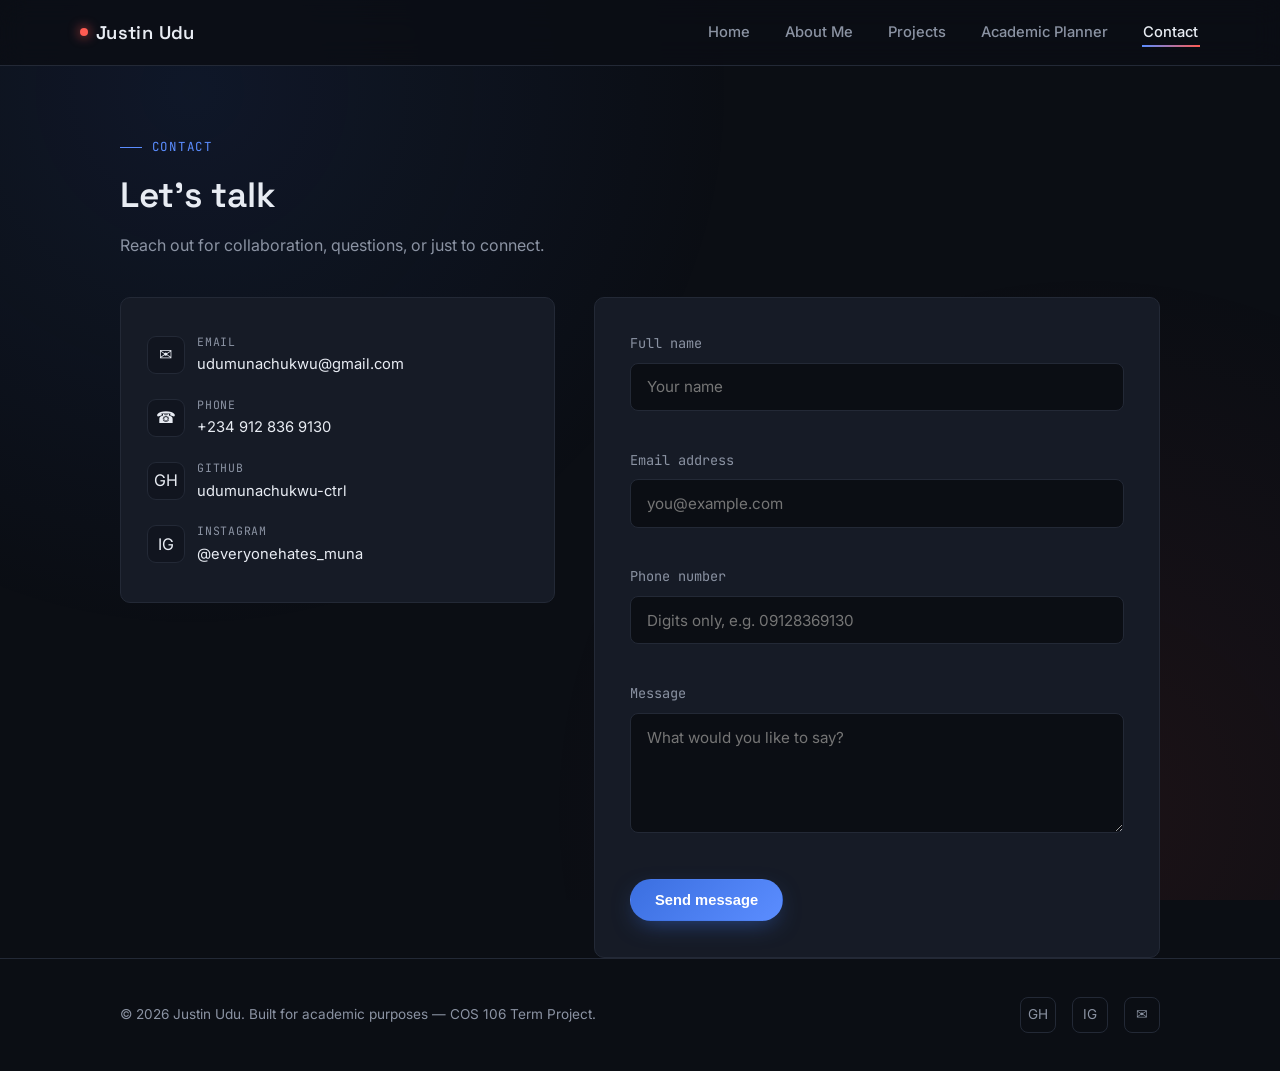
<file: contact.html>
<!DOCTYPE html>
<html lang="en">
<head>
<meta charset="UTF-8" />
<meta name="viewport" content="width=device-width, initial-scale=1.0" />
<meta http-equiv="X-UA-Compatible" content="IE=edge" />
<title>Contact — Justin Udu</title>
<link rel="preconnect" href="https://fonts.googleapis.com">
<link href="https://fonts.googleapis.com/css2?family=Space+Grotesk:wght@500;600;700&family=Inter:wght@400;500;600&family=JetBrains+Mono:wght@400;500&display=swap" rel="stylesheet">
<link rel="stylesheet" href="style.css" />
</head>
<body>

<header class="site-header">
  <nav class="nav-bar wrap">
    <a href="index.html" class="brand"><span class="dot"></span>Justin Udu</a>
    <ul class="nav-links">
      <li><a href="index.html">Home</a></li>
      <li><a href="about.html">About Me</a></li>
      <li><a href="projects.html">Projects</a></li>
      <li><a href="planner.html">Academic Planner</a></li>
      <li><a href="contact.html">Contact</a></li>
    </ul>
    <button class="nav-toggle" aria-label="Toggle menu">☰</button>
  </nav>
</header>

<main>
  <section class="wrap" style="padding-top:clamp(2.5rem,6vw,4rem);">
    <div class="section-head reveal">
      <span class="eyebrow">Contact</span>
      <h2>Let's talk</h2>
      <p>Reach out for collaboration, questions, or just to connect.</p>
    </div>

    <div class="contact-grid reveal">
      <div class="contact-info">
        <div class="card">
          <div class="item">
            <div class="ic">✉</div>
            <div><span class="label">Email</span><a href="mailto:udumunachukwu@gmail.com">udumunachukwu@gmail.com</a></div>
          </div>
          <div class="item">
            <div class="ic">☎</div>
            <div><span class="label">Phone</span><span>+234 912 836 9130</span></div>
          </div>
          <div class="item">
            <div class="ic">GH</div>
            <div><span class="label">GitHub</span><a href="https://github.com/udumunachukwu-ctrl" target="_blank" rel="noopener">udumunachukwu-ctrl</a></div>
          </div>
          <div class="item">
            <div class="ic">IG</div>
            <div><span class="label">Instagram</span><a href="https://www.instagram.com/everyonehates_muna" target="_blank" rel="noopener">@everyonehates_muna</a></div>
          </div>
        </div>
      </div>

      <form class="contact-form" id="contact-form" novalidate>
        <div class="form-group">
          <label for="name">Full name</label>
          <input type="text" id="name" name="name" placeholder="Your name" />
          <div class="error-msg" id="name-error"></div>
        </div>
        <div class="form-group">
          <label for="email">Email address</label>
          <input type="text" id="email" name="email" placeholder="you@example.com" />
          <div class="error-msg" id="email-error"></div>
        </div>
        <div class="form-group">
          <label for="phone">Phone number</label>
          <input type="text" id="phone" name="phone" placeholder="Digits only, e.g. 09128369130" />
          <div class="error-msg" id="phone-error"></div>
        </div>
        <div class="form-group">
          <label for="message">Message</label>
          <textarea id="message" name="message" placeholder="What would you like to say?"></textarea>
          <div class="error-msg" id="message-error"></div>
        </div>
        <button type="submit" class="btn btn-primary">Send message</button>
        <div class="form-status" id="form-status"></div>
      </form>
    </div>
  </section>
</main>

<footer>
  <div class="wrap footer-row">
    <span>© 2026 Justin Udu. Built for academic purposes — COS 106 Term Project.</span>
    <div class="footer-social">
      <a href="https://github.com/udumunachukwu-ctrl" target="_blank" rel="noopener" aria-label="GitHub">GH</a>
      <a href="https://www.instagram.com/everyonehates_muna" target="_blank" rel="noopener" aria-label="Instagram">IG</a>
      <a href="mailto:udumunachukwu@gmail.com" aria-label="Email">✉</a>
    </div>
  </div>
</footer>

<script src="main.js"></script>
<script src="contact.js"></script>
</body>
</html>
</file>
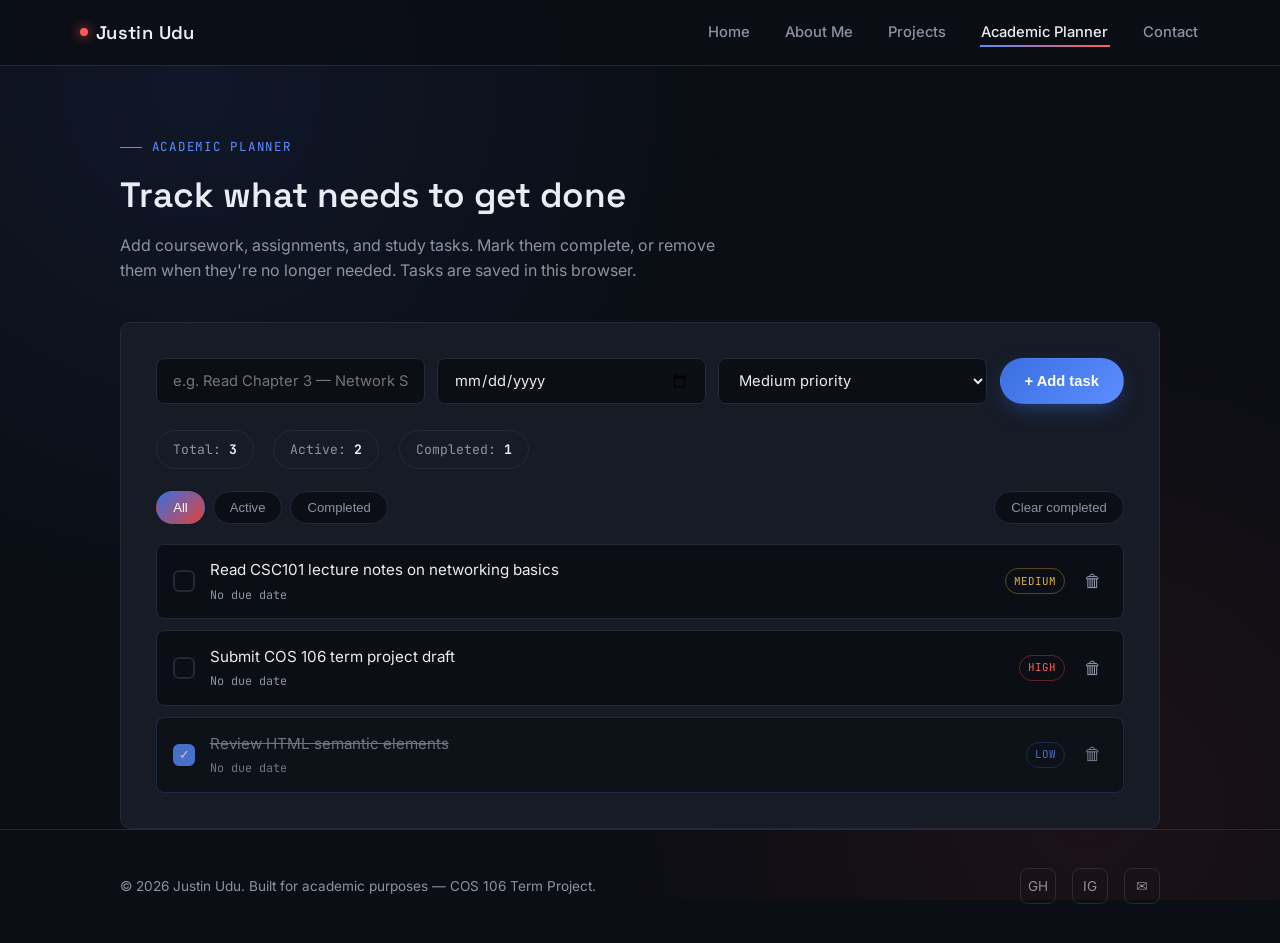
<file: planner.html>
<!DOCTYPE html>
<html lang="en">
<head>
<meta charset="UTF-8" />
<meta name="viewport" content="width=device-width, initial-scale=1.0" />
<meta http-equiv="X-UA-Compatible" content="IE=edge" />
<title>Academic Planner — Justin Udu</title>
<link rel="preconnect" href="https://fonts.googleapis.com">
<link href="https://fonts.googleapis.com/css2?family=Space+Grotesk:wght@500;600;700&family=Inter:wght@400;500;600&family=JetBrains+Mono:wght@400;500&display=swap" rel="stylesheet">
<link rel="stylesheet" href="style.css" />
</head>
<body>

<header class="site-header">
  <nav class="nav-bar wrap">
    <a href="index.html" class="brand"><span class="dot"></span>Justin Udu</a>
    <ul class="nav-links">
      <li><a href="index.html">Home</a></li>
      <li><a href="about.html">About Me</a></li>
      <li><a href="projects.html">Projects</a></li>
      <li><a href="planner.html">Academic Planner</a></li>
      <li><a href="contact.html">Contact</a></li>
    </ul>
    <button class="nav-toggle" aria-label="Toggle menu">☰</button>
  </nav>
</header>

<main>
  <section class="wrap" style="padding-top:clamp(2.5rem,6vw,4rem);">
    <div class="section-head reveal">
      <span class="eyebrow">Academic Planner</span>
      <h2>Track what needs to get done</h2>
      <p>Add coursework, assignments, and study tasks. Mark them complete, or remove them when they're no longer needed. Tasks are saved in this browser.</p>
    </div>

    <div class="planner-panel reveal">
      <form class="planner-form" id="task-form">
        <input type="text" id="task-input" placeholder="e.g. Read Chapter 3 — Network Security" required maxlength="120" />
        <input type="date" id="task-date" />
        <select id="task-priority">
          <option value="low">Low priority</option>
          <option value="medium" selected>Medium priority</option>
          <option value="high">High priority</option>
        </select>
        <button type="submit" class="btn btn-primary">+ Add task</button>
      </form>

      <div class="planner-stats">
        <span class="stat-pill">Total: <strong id="stat-total">0</strong></span>
        <span class="stat-pill">Active: <strong id="stat-active">0</strong></span>
        <span class="stat-pill">Completed: <strong id="stat-completed">0</strong></span>
      </div>

      <div class="filter-tabs">
        <button data-filter="all" class="active">All</button>
        <button data-filter="active">Active</button>
        <button data-filter="completed">Completed</button>
        <button id="clear-completed" style="margin-left:auto;">Clear completed</button>
      </div>

      <div id="task-list"></div>
    </div>
  </section>
</main>

<footer>
  <div class="wrap footer-row">
    <span>© 2026 Justin Udu. Built for academic purposes — COS 106 Term Project.</span>
    <div class="footer-social">
      <a href="https://github.com/udumunachukwu-ctrl" target="_blank" rel="noopener" aria-label="GitHub">GH</a>
      <a href="https://www.instagram.com/everyonehates_muna" target="_blank" rel="noopener" aria-label="Instagram">IG</a>
      <a href="mailto:udumunachukwu@gmail.com" aria-label="Email">✉</a>
    </div>
  </div>
</footer>

<script src="main.js"></script>
<script src="planner.js"></script>
</body>
</html>
</file>
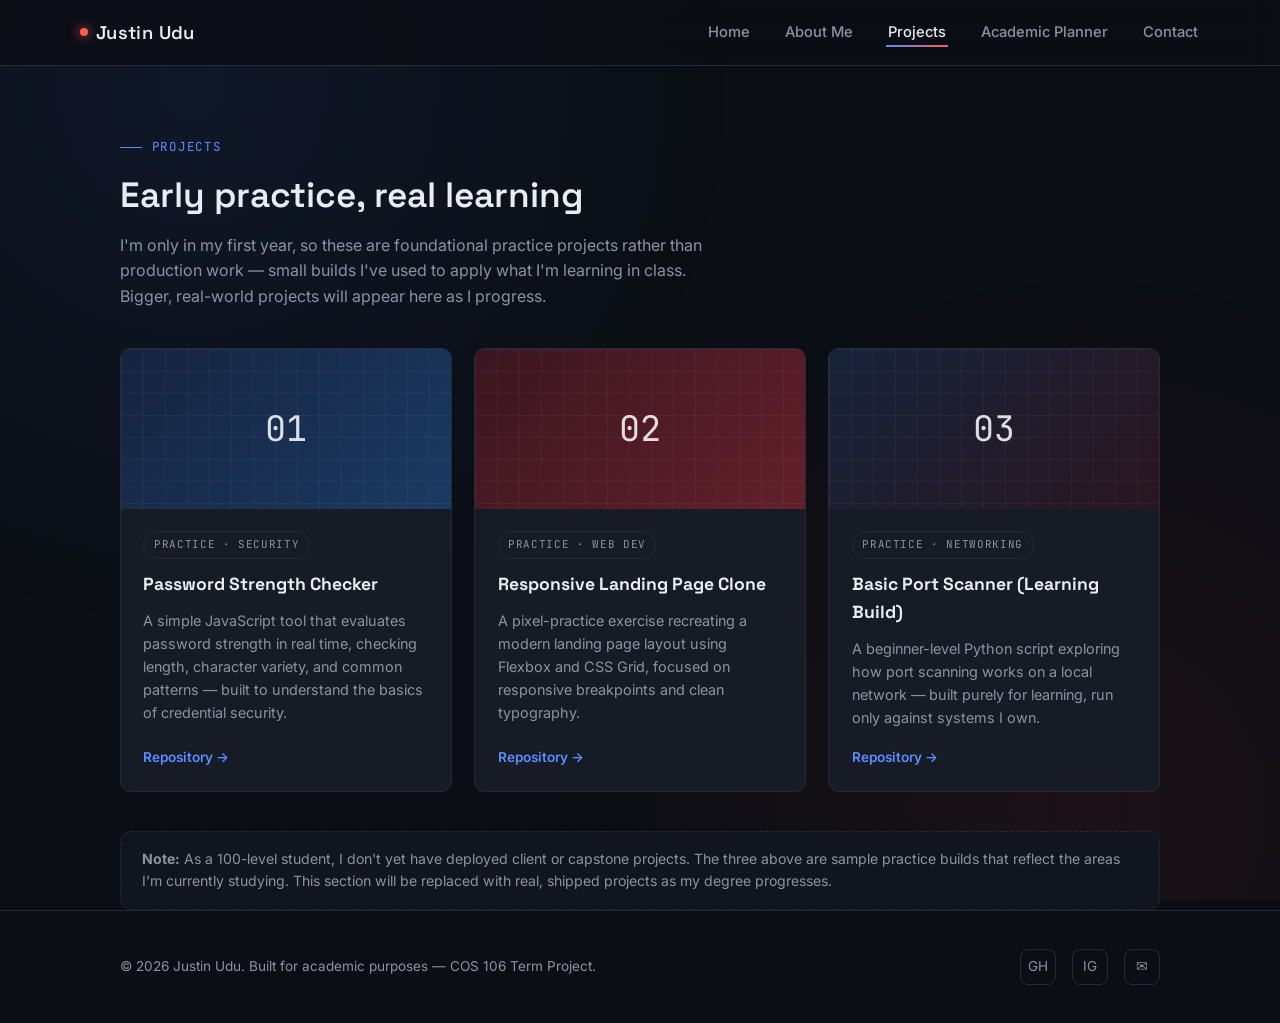
<file: projects.html>
<!DOCTYPE html>
<html lang="en">
<head>
<meta charset="UTF-8" />
<meta name="viewport" content="width=device-width, initial-scale=1.0" />
<meta http-equiv="X-UA-Compatible" content="IE=edge" />
<title>Projects — Justin Udu</title>
<link rel="preconnect" href="https://fonts.googleapis.com">
<link href="https://fonts.googleapis.com/css2?family=Space+Grotesk:wght@500;600;700&family=Inter:wght@400;500;600&family=JetBrains+Mono:wght@400;500&display=swap" rel="stylesheet">
<link rel="stylesheet" href="style.css" />
</head>
<body>

<header class="site-header">
  <nav class="nav-bar wrap">
    <a href="index.html" class="brand"><span class="dot"></span>Justin Udu</a>
    <ul class="nav-links">
      <li><a href="index.html">Home</a></li>
      <li><a href="about.html">About Me</a></li>
      <li><a href="projects.html">Projects</a></li>
      <li><a href="planner.html">Academic Planner</a></li>
      <li><a href="contact.html">Contact</a></li>
    </ul>
    <button class="nav-toggle" aria-label="Toggle menu">☰</button>
  </nav>
</header>

<main>
  <section class="wrap" style="padding-top:clamp(2.5rem,6vw,4rem);">
    <div class="section-head reveal">
      <span class="eyebrow">Projects</span>
      <h2>Early practice, real learning</h2>
      <p>
        I'm only in my first year, so these are foundational practice projects rather than
        production work — small builds I've used to apply what I'm learning in class.
        Bigger, real-world projects will appear here as I progress.
      </p>
    </div>

    <div class="grid grid-3 reveal">
      <div class="project-card">
        <div class="project-thumb t1">01</div>
        <div class="project-body">
          <span class="project-tag">Practice · Security</span>
          <h3>Password Strength Checker</h3>
          <p>
            A simple JavaScript tool that evaluates password strength in real time,
            checking length, character variety, and common patterns — built to understand
            the basics of credential security.
          </p>
          <div class="project-links">
            <a href="https://github.com/udumunachukwu-ctrl" target="_blank" rel="noopener">Repository →</a>
          </div>
        </div>
      </div>

      <div class="project-card">
        <div class="project-thumb t2">02</div>
        <div class="project-body">
          <span class="project-tag">Practice · Web Dev</span>
          <h3>Responsive Landing Page Clone</h3>
          <p>
            A pixel-practice exercise recreating a modern landing page layout using
            Flexbox and CSS Grid, focused on responsive breakpoints and clean typography.
          </p>
          <div class="project-links">
            <a href="https://github.com/udumunachukwu-ctrl" target="_blank" rel="noopener">Repository →</a>
          </div>
        </div>
      </div>

      <div class="project-card">
        <div class="project-thumb t3">03</div>
        <div class="project-body">
          <span class="project-tag">Practice · Networking</span>
          <h3>Basic Port Scanner (Learning Build)</h3>
          <p>
            A beginner-level Python script exploring how port scanning works on a local
            network — built purely for learning, run only against systems I own.
          </p>
          <div class="project-links">
            <a href="https://github.com/udumunachukwu-ctrl" target="_blank" rel="noopener">Repository →</a>
          </div>
        </div>
      </div>
    </div>

    <div class="note-banner reveal">
      <strong>Note:</strong> As a 100-level student, I don't yet have deployed client or
      capstone projects. The three above are sample practice builds that reflect the areas
      I'm currently studying. This section will be replaced with real, shipped projects as
      my degree progresses.
    </div>
  </section>
</main>

<footer>
  <div class="wrap footer-row">
    <span>© 2026 Justin Udu. Built for academic purposes — COS 106 Term Project.</span>
    <div class="footer-social">
      <a href="https://github.com/udumunachukwu-ctrl" target="_blank" rel="noopener" aria-label="GitHub">GH</a>
      <a href="https://www.instagram.com/everyonehates_muna" target="_blank" rel="noopener" aria-label="Instagram">IG</a>
      <a href="mailto:udumunachukwu@gmail.com" aria-label="Email">✉</a>
    </div>
  </div>
</footer>

<script src="main.js"></script>
</body>
</html>
</file>
<file: style.css>
/* ===================================================================
   Justin Udu — Portfolio
   Theme: matured, minimalist, security-inspired. Dark base, red/blue duo.
   =================================================================== */

:root {
  --bg: #0b0e14;
  --bg-elevated: #11151f;
  --panel: #161b26;
  --border: #232936;
  --text: #e8ecf3;
  --text-dim: #8b93a3;
  --blue: #3b6fe0;
  --blue-bright: #5b8dff;
  --red: #e0433b;
  --red-bright: #ff5b52;
  --radius: 10px;
  --shadow: 0 20px 50px -20px rgba(0,0,0,0.6);
  --font-display: "Space Grotesk", "Segoe UI", sans-serif;
  --font-body: "Inter", "Segoe UI", sans-serif;
  --font-mono: "JetBrains Mono", "Courier New", monospace;
}

* { box-sizing: border-box; margin: 0; padding: 0; }

html { scroll-behavior: smooth; }

body {
  background: var(--bg);
  color: var(--text);
  font-family: var(--font-body);
  line-height: 1.6;
  min-height: 100vh;
  overflow-x: hidden;
}

body::before {
  content: "";
  position: fixed;
  inset: 0;
  background:
    radial-gradient(circle at 15% 10%, rgba(59,111,224,0.10), transparent 40%),
    radial-gradient(circle at 85% 90%, rgba(224,67,59,0.08), transparent 40%);
  pointer-events: none;
  z-index: 0;
}

a { color: inherit; text-decoration: none; }
img { max-width: 100%; display: block; }
ul { list-style: none; }

.wrap {
  max-width: 1120px;
  margin: 0 auto;
  padding: 0 clamp(1.25rem, 4vw, 2.5rem);
}

/* ---------- Header / Nav ---------- */
header.site-header {
  position: sticky;
  top: 0;
  z-index: 100;
  background: rgba(11,14,20,0.85);
  backdrop-filter: blur(14px);
  -webkit-backdrop-filter: blur(14px);
  border-bottom: 1px solid var(--border);
}

.nav-bar {
  display: flex;
  align-items: center;
  justify-content: space-between;
  padding: 1.1rem 0;
}

.brand {
  font-family: var(--font-display);
  font-weight: 600;
  font-size: 1.15rem;
  letter-spacing: 0.02em;
  display: flex;
  align-items: center;
  gap: 0.5rem;
}

.brand .dot {
  width: 8px;
  height: 8px;
  border-radius: 50%;
  background: var(--red-bright);
  box-shadow: 0 0 12px var(--red-bright);
}

.nav-links {
  display: flex;
  gap: clamp(1rem, 2.5vw, 2.2rem);
  font-size: 0.92rem;
  font-weight: 500;
}

.nav-links a {
  color: var(--text-dim);
  position: relative;
  padding: 0.3rem 0.1rem;
  transition: color 0.25s ease;
}

.nav-links a::after {
  content: "";
  position: absolute;
  left: 0; bottom: -2px;
  width: 0%;
  height: 2px;
  background: linear-gradient(90deg, var(--blue-bright), var(--red-bright));
  transition: width 0.3s ease;
}

.nav-links a:hover,
.nav-links a.active {
  color: var(--text);
}
.nav-links a:hover::after,
.nav-links a.active::after {
  width: 100%;
}

.nav-toggle {
  display: none;
  background: none;
  border: 1px solid var(--border);
  border-radius: 8px;
  color: var(--text);
  width: 40px;
  height: 40px;
  font-size: 1.1rem;
  cursor: pointer;
}

/* ---------- Buttons ---------- */
.btn {
  display: inline-flex;
  align-items: center;
  gap: 0.5rem;
  padding: 0.75rem 1.5rem;
  border-radius: 999px;
  font-weight: 600;
  font-size: 0.92rem;
  cursor: pointer;
  border: 1px solid transparent;
  transition: transform 0.25s ease, box-shadow 0.25s ease, background 0.25s ease;
}

.btn-primary {
  background: linear-gradient(135deg, var(--blue), var(--blue-bright));
  color: #fff;
  box-shadow: 0 8px 24px -8px rgba(59,111,224,0.6);
}
.btn-primary:hover { transform: translateY(-2px); box-shadow: 0 14px 30px -10px rgba(59,111,224,0.75); }

.btn-outline {
  border-color: var(--border);
  color: var(--text);
  background: var(--bg-elevated);
}
.btn-outline:hover { border-color: var(--red-bright); color: var(--red-bright); transform: translateY(-2px); }

.btn-danger-outline {
  border-color: rgba(224,67,59,0.4);
  color: var(--red-bright);
  background: transparent;
}
.btn-danger-outline:hover { background: rgba(224,67,59,0.12); }

/* ---------- Hero ---------- */
.hero {
  position: relative;
  padding: clamp(3rem, 8vw, 6rem) 0 clamp(2.5rem, 6vw, 4rem);
  display: grid;
  grid-template-columns: 1.1fr 0.9fr;
  gap: clamp(2rem, 5vw, 4rem);
  align-items: center;
}

.eyebrow {
  font-family: var(--font-mono);
  font-size: 0.78rem;
  letter-spacing: 0.14em;
  text-transform: uppercase;
  color: var(--blue-bright);
  display: inline-flex;
  align-items: center;
  gap: 0.6rem;
  margin-bottom: 1.1rem;
}
.eyebrow::before {
  content: "";
  width: 22px; height: 1px;
  background: var(--blue-bright);
}

.hero h1 {
  font-family: var(--font-display);
  font-size: clamp(2.2rem, 5.5vw, 3.4rem);
  font-weight: 600;
  line-height: 1.1;
  letter-spacing: -0.01em;
  margin-bottom: 1.1rem;
}

.hero h1 span {
  background: linear-gradient(120deg, var(--blue-bright), var(--red-bright));
  -webkit-background-clip: text;
  background-clip: text;
  color: transparent;
}

.hero p.lead {
  color: var(--text-dim);
  font-size: 1.05rem;
  max-width: 46ch;
  margin-bottom: 2rem;
}

.hero-actions {
  display: flex;
  gap: 0.9rem;
  flex-wrap: wrap;
  margin-bottom: 2rem;
}

.hero-meta {
  display: flex;
  gap: 1.6rem;
  flex-wrap: wrap;
  font-size: 0.85rem;
  color: var(--text-dim);
}
.hero-meta strong { color: var(--text); display: block; font-family: var(--font-mono); font-size: 0.95rem; }

/* Photo panel with layered 3D-ish frame */
.photo-stage {
  position: relative;
  perspective: 1000px;
  display: flex;
  justify-content: center;
}

.photo-card {
  position: relative;
  width: min(340px, 80vw);
  aspect-ratio: 4 / 5;
  border-radius: 20px;
  overflow: hidden;
  border: 1px solid var(--border);
  box-shadow: var(--shadow);
  transform: rotateY(-6deg) rotateX(2deg);
  transition: transform 0.5s ease;
}
.photo-card:hover { transform: rotateY(0deg) rotateX(0deg); }

.photo-card img {
  width: 100%;
  height: 100%;
  object-fit: cover;
  object-position: center 25%;
}

.photo-card::after {
  content: "";
  position: absolute;
  inset: 0;
  background: linear-gradient(180deg, transparent 55%, rgba(11,14,20,0.85) 100%);
}

.photo-ring {
  position: absolute;
  inset: -14px;
  border: 1px solid rgba(91,141,255,0.25);
  border-radius: 28px;
  z-index: -1;
}
.photo-ring.two {
  inset: -28px;
  border-color: rgba(255,91,82,0.18);
  border-radius: 36px;
}

.badge-float {
  position: absolute;
  bottom: 14px;
  left: 14px;
  right: 14px;
  background: rgba(11,14,20,0.75);
  backdrop-filter: blur(8px);
  border: 1px solid var(--border);
  border-radius: 12px;
  padding: 0.7rem 0.9rem;
  font-size: 0.8rem;
}
.badge-float .role { color: var(--text-dim); font-family: var(--font-mono); font-size: 0.72rem; }

/* ---------- Section shells ---------- */
section { position: relative; z-index: 1; padding: clamp(3rem, 7vw, 5rem) 0; }
section.alt { background: var(--bg-elevated); border-top: 1px solid var(--border); border-bottom: 1px solid var(--border); }

.section-head { margin-bottom: 2.4rem; max-width: 60ch; }
.section-head .eyebrow { margin-bottom: 0.6rem; }
.section-head h2 {
  font-family: var(--font-display);
  font-size: clamp(1.6rem, 3.4vw, 2.2rem);
  font-weight: 600;
  margin-bottom: 0.6rem;
}
.section-head p { color: var(--text-dim); }

/* ---------- Cards / Grid ---------- */
.grid {
  display: grid;
  gap: 1.4rem;
}
.grid-3 { grid-template-columns: repeat(3, 1fr); }
.grid-2 { grid-template-columns: repeat(2, 1fr); }

.card {
  background: var(--panel);
  border: 1px solid var(--border);
  border-radius: var(--radius);
  padding: 1.6rem;
  transition: transform 0.3s ease, border-color 0.3s ease;
}
.card:hover {
  transform: translateY(-4px);
  border-color: rgba(91,141,255,0.35);
}

.card .icon {
  width: 40px; height: 40px;
  border-radius: 10px;
  display: flex; align-items: center; justify-content: center;
  background: linear-gradient(135deg, rgba(59,111,224,0.18), rgba(224,67,59,0.14));
  border: 1px solid var(--border);
  margin-bottom: 1rem;
  font-size: 1.2rem;
}

.card h3 { font-family: var(--font-display); font-size: 1.05rem; margin-bottom: 0.5rem; }
.card p { color: var(--text-dim); font-size: 0.92rem; }

/* ---------- Skills bars ---------- */
.skill-row { margin-bottom: 1.1rem; }
.skill-row .label {
  display: flex; justify-content: space-between;
  font-size: 0.88rem; margin-bottom: 0.4rem;
  font-family: var(--font-mono);
}
.skill-track {
  height: 8px;
  border-radius: 999px;
  background: var(--bg);
  border: 1px solid var(--border);
  overflow: hidden;
}
.skill-fill {
  height: 100%;
  border-radius: 999px;
  background: linear-gradient(90deg, var(--blue), var(--blue-bright));
  width: 0%;
  transition: width 1.2s cubic-bezier(0.16, 1, 0.3, 1);
}
.skill-fill.red { background: linear-gradient(90deg, var(--red), var(--red-bright)); }

/* ---------- Timeline (education) ---------- */
.timeline { position: relative; padding-left: 2rem; }
.timeline::before {
  content: "";
  position: absolute; left: 6px; top: 4px; bottom: 4px;
  width: 2px;
  background: linear-gradient(180deg, var(--blue-bright), var(--red-bright));
}
.timeline-item { position: relative; padding-bottom: 2.2rem; }
.timeline-item:last-child { padding-bottom: 0; }
.timeline-item::before {
  content: "";
  position: absolute; left: -2rem; top: 4px;
  width: 12px; height: 12px; border-radius: 50%;
  background: var(--bg);
  border: 2px solid var(--blue-bright);
}
.timeline-item .year { font-family: var(--font-mono); color: var(--blue-bright); font-size: 0.8rem; margin-bottom: 0.2rem; }
.timeline-item h4 { font-family: var(--font-display); font-size: 1.05rem; margin-bottom: 0.2rem; }
.timeline-item p { color: var(--text-dim); font-size: 0.9rem; }

/* ---------- Lists w/ check style ---------- */
.check-list li {
  display: flex; gap: 0.7rem;
  padding: 0.55rem 0;
  border-bottom: 1px dashed var(--border);
  font-size: 0.94rem;
  color: var(--text);
}
.check-list li:last-child { border-bottom: none; }
.check-list li::before {
  content: "▹";
  color: var(--red-bright);
  font-size: 0.9rem;
  flex-shrink: 0;
}

/* ---------- Tables ---------- */
table.data-table {
  width: 100%;
  border-collapse: collapse;
  font-size: 0.92rem;
  overflow: hidden;
  border-radius: var(--radius);
}
table.data-table th, table.data-table td {
  padding: 0.9rem 1rem;
  text-align: left;
  border-bottom: 1px solid var(--border);
}
table.data-table th {
  background: var(--bg-elevated);
  font-family: var(--font-mono);
  font-size: 0.76rem;
  text-transform: uppercase;
  letter-spacing: 0.06em;
  color: var(--text-dim);
}
table.data-table tr:last-child td { border-bottom: none; }
table.data-table tbody tr:hover { background: rgba(59,111,224,0.06); }

/* ---------- Project cards ---------- */
.project-card {
  background: var(--panel);
  border: 1px solid var(--border);
  border-radius: var(--radius);
  overflow: hidden;
  display: flex;
  flex-direction: column;
  transition: transform 0.3s ease, box-shadow 0.3s ease;
}
.project-card:hover { transform: translateY(-6px); box-shadow: var(--shadow); }

.project-thumb {
  height: 160px;
  position: relative;
  display: flex; align-items: center; justify-content: center;
  font-family: var(--font-mono);
  font-size: 2.2rem;
  color: rgba(255,255,255,0.85);
  overflow: hidden;
}
.project-thumb.t1 { background: linear-gradient(135deg, #16233f, #1b3a63); }
.project-thumb.t2 { background: linear-gradient(135deg, #3a1620, #63202b); }
.project-thumb.t3 { background: linear-gradient(135deg, #17233a, #2a1620); }

.project-thumb::before {
  content: "";
  position: absolute; inset: 0;
  background-image:
    linear-gradient(rgba(255,255,255,0.04) 1px, transparent 1px),
    linear-gradient(90deg, rgba(255,255,255,0.04) 1px, transparent 1px);
  background-size: 22px 22px;
}

.project-body { padding: 1.4rem; display: flex; flex-direction: column; gap: 0.7rem; flex: 1; }
.project-tag {
  align-self: flex-start;
  font-family: var(--font-mono);
  font-size: 0.68rem;
  letter-spacing: 0.06em;
  text-transform: uppercase;
  padding: 0.25rem 0.6rem;
  border-radius: 999px;
  border: 1px solid var(--border);
  color: var(--text-dim);
}
.project-body h3 { font-family: var(--font-display); font-size: 1.1rem; }
.project-body p { color: var(--text-dim); font-size: 0.9rem; flex: 1; }
.project-links { display: flex; gap: 1rem; font-size: 0.85rem; margin-top: 0.4rem; }
.project-links a { color: var(--blue-bright); font-weight: 600; }
.project-links a:hover { color: var(--red-bright); }

.note-banner {
  margin-top: 2.4rem;
  padding: 1rem 1.3rem;
  border: 1px dashed var(--border);
  border-radius: var(--radius);
  color: var(--text-dim);
  font-size: 0.88rem;
  background: var(--bg-elevated);
}

/* ---------- Planner ---------- */
.planner-panel {
  background: var(--panel);
  border: 1px solid var(--border);
  border-radius: var(--radius);
  padding: clamp(1.4rem, 3vw, 2.2rem);
}

.planner-form {
  display: flex;
  gap: 0.8rem;
  flex-wrap: wrap;
  margin-bottom: 1.6rem;
}
.planner-form input[type="text"],
.planner-form input[type="date"],
.planner-form select {
  flex: 1;
  min-width: 160px;
  background: var(--bg);
  border: 1px solid var(--border);
  border-radius: 8px;
  padding: 0.75rem 1rem;
  color: var(--text);
  font-family: var(--font-body);
  font-size: 0.92rem;
}
.planner-form input:focus, .planner-form select:focus,
input:focus, textarea:focus { outline: 2px solid var(--blue-bright); outline-offset: 2px; }

.planner-stats {
  display: flex;
  gap: 1.2rem;
  margin-bottom: 1.4rem;
  flex-wrap: wrap;
}
.stat-pill {
  font-family: var(--font-mono);
  font-size: 0.82rem;
  padding: 0.5rem 1rem;
  border-radius: 999px;
  border: 1px solid var(--border);
  color: var(--text-dim);
}
.stat-pill strong { color: var(--text); }

.filter-tabs { display: flex; gap: 0.5rem; margin-bottom: 1.2rem; flex-wrap: wrap; }
.filter-tabs button {
  background: var(--bg);
  border: 1px solid var(--border);
  color: var(--text-dim);
  padding: 0.5rem 1rem;
  border-radius: 999px;
  font-size: 0.82rem;
  cursor: pointer;
  transition: all 0.2s ease;
}
.filter-tabs button.active {
  color: #fff;
  background: linear-gradient(135deg, var(--blue), var(--red));
  border-color: transparent;
}

#task-list { display: flex; flex-direction: column; gap: 0.7rem; }

.task-item {
  display: flex;
  align-items: center;
  gap: 0.9rem;
  background: var(--bg);
  border: 1px solid var(--border);
  border-radius: 8px;
  padding: 0.85rem 1rem;
  animation: slideIn 0.3s ease;
}

@keyframes slideIn {
  from { opacity: 0; transform: translateY(-6px); }
  to { opacity: 1; transform: translateY(0); }
}

.task-item.completed .task-text { text-decoration: line-through; color: var(--text-dim); }
.task-item.completed { border-color: rgba(91,141,255,0.25); opacity: 0.75; }

.task-check {
  width: 22px; height: 22px;
  border-radius: 6px;
  border: 2px solid var(--border);
  cursor: pointer;
  flex-shrink: 0;
  display: flex; align-items: center; justify-content: center;
  transition: all 0.2s ease;
  font-size: 0.8rem;
  background: transparent;
  color: transparent;
}
.task-item.completed .task-check {
  background: var(--blue-bright);
  border-color: var(--blue-bright);
  color: #fff;
}

.task-info { flex: 1; min-width: 0; }
.task-text { font-size: 0.95rem; word-break: break-word; }
.task-due { font-family: var(--font-mono); font-size: 0.74rem; color: var(--text-dim); margin-top: 0.2rem; }
.task-due.overdue { color: var(--red-bright); }

.task-priority {
  font-family: var(--font-mono);
  font-size: 0.68rem;
  text-transform: uppercase;
  padding: 0.2rem 0.5rem;
  border-radius: 999px;
  border: 1px solid var(--border);
  flex-shrink: 0;
}
.task-priority.high { color: var(--red-bright); border-color: rgba(224,67,59,0.4); }
.task-priority.medium { color: #e0b23b; border-color: rgba(224,178,59,0.35); }
.task-priority.low { color: var(--blue-bright); border-color: rgba(59,111,224,0.35); }

.task-delete {
  background: none;
  border: none;
  color: var(--text-dim);
  cursor: pointer;
  font-size: 1.1rem;
  padding: 0.3rem;
  flex-shrink: 0;
  transition: color 0.2s ease;
}
.task-delete:hover { color: var(--red-bright); }

.empty-state {
  text-align: center;
  padding: 2.4rem 1rem;
  color: var(--text-dim);
  font-size: 0.92rem;
}
.empty-state .glyph { font-size: 2rem; margin-bottom: 0.6rem; }

/* ---------- Contact ---------- */
.contact-grid {
  display: grid;
  grid-template-columns: 1fr 1.3fr;
  gap: 2.4rem;
  align-items: start;
}

.contact-info .card { margin-bottom: 1rem; }
.contact-info .item { display: flex; align-items: center; gap: 0.8rem; padding: 0.6rem 0; }
.contact-info .item .ic {
  width: 38px; height: 38px; border-radius: 9px;
  display: flex; align-items: center; justify-content: center;
  background: var(--bg-elevated); border: 1px solid var(--border);
  flex-shrink: 0;
}
.contact-info .item div a, .contact-info .item div span { font-size: 0.92rem; }
.contact-info .item .label { display: block; font-size: 0.72rem; color: var(--text-dim); text-transform: uppercase; letter-spacing: 0.06em; font-family: var(--font-mono); }

form.contact-form {
  background: var(--panel);
  border: 1px solid var(--border);
  border-radius: var(--radius);
  padding: clamp(1.4rem, 3vw, 2.2rem);
}

.form-group { margin-bottom: 1.3rem; }
.form-group label {
  display: block;
  font-size: 0.85rem;
  margin-bottom: 0.5rem;
  color: var(--text-dim);
  font-family: var(--font-mono);
}
.form-group input, .form-group textarea {
  width: 100%;
  background: var(--bg);
  border: 1px solid var(--border);
  border-radius: 8px;
  padding: 0.85rem 1rem;
  color: var(--text);
  font-family: var(--font-body);
  font-size: 0.95rem;
  transition: border-color 0.2s ease;
}
.form-group textarea { resize: vertical; min-height: 120px; }
.form-group input.error, .form-group textarea.error { border-color: var(--red-bright); }
.error-msg {
  color: var(--red-bright);
  font-size: 0.78rem;
  margin-top: 0.35rem;
  min-height: 1em;
}

.form-status {
  margin-top: 1rem;
  padding: 0.85rem 1rem;
  border-radius: 8px;
  font-size: 0.88rem;
  display: none;
}
.form-status.show { display: block; }
.form-status.success { background: rgba(59,111,224,0.12); border: 1px solid rgba(91,141,255,0.35); color: var(--blue-bright); }
.form-status.fail { background: rgba(224,67,59,0.1); border: 1px solid rgba(224,67,59,0.35); color: var(--red-bright); }

/* ---------- Footer ---------- */
footer {
  border-top: 1px solid var(--border);
  padding: 2.4rem 0;
  color: var(--text-dim);
  font-size: 0.85rem;
}
.footer-row {
  display: flex; justify-content: space-between; align-items: center;
  flex-wrap: wrap; gap: 1rem;
}
.footer-social { display: flex; gap: 1rem; }
.footer-social a {
  width: 36px; height: 36px;
  border: 1px solid var(--border);
  border-radius: 8px;
  display: flex; align-items: center; justify-content: center;
  transition: all 0.2s ease;
}
.footer-social a:hover { border-color: var(--blue-bright); color: var(--blue-bright); transform: translateY(-2px); }

/* ---------- Reveal on scroll ---------- */
.reveal { opacity: 0; transform: translateY(16px); transition: opacity 0.6s ease, transform 0.6s ease; }
.reveal.in { opacity: 1; transform: translateY(0); }

/* ---------- Utility ---------- */
.mt-lg { margin-top: 2.5rem; }
.center-text { text-align: center; }

/* ---------- Responsive ---------- */
@media (max-width: 880px) {
  .hero { grid-template-columns: 1fr; }
  .photo-stage { order: -1; margin-bottom: 1rem; }
  .grid-3 { grid-template-columns: repeat(2, 1fr); }
  .contact-grid { grid-template-columns: 1fr; }
}

@media (max-width: 640px) {
  .nav-links {
    position: absolute;
    top: 100%; left: 0; right: 0;
    background: var(--bg-elevated);
    border-bottom: 1px solid var(--border);
    flex-direction: column;
    padding: 1rem clamp(1.25rem, 4vw, 2.5rem);
    gap: 0.2rem;
    display: none;
  }
  .nav-links.open { display: flex; }
  .nav-links a { padding: 0.7rem 0; width: 100%; }
  .nav-toggle { display: block; }
  .grid-3, .grid-2 { grid-template-columns: 1fr; }
  .hero-actions { flex-direction: column; }
  .btn { width: 100%; justify-content: center; }
  .planner-form { flex-direction: column; }
  .footer-row { flex-direction: column; text-align: center; }
}

@media (prefers-reduced-motion: reduce) {
  * { animation-duration: 0.01ms !important; transition-duration: 0.01ms !important; }
}
</file>
